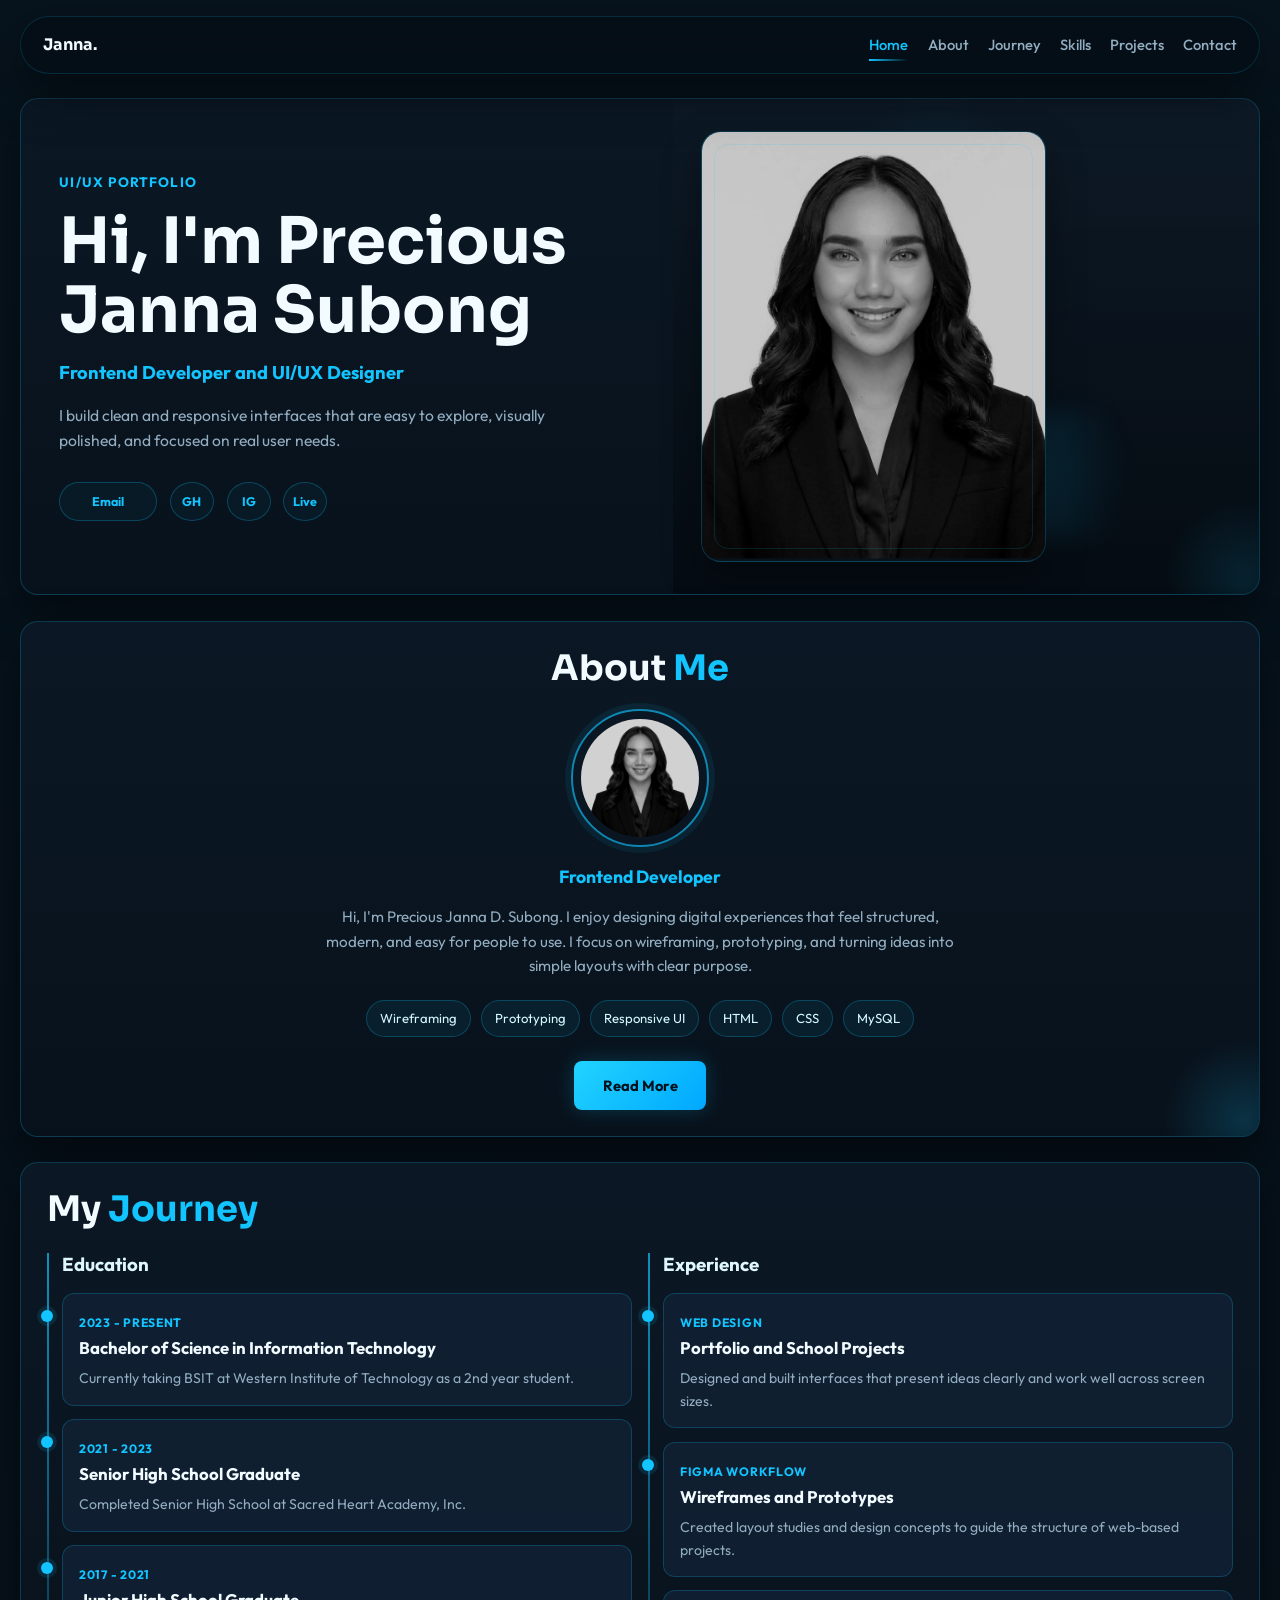
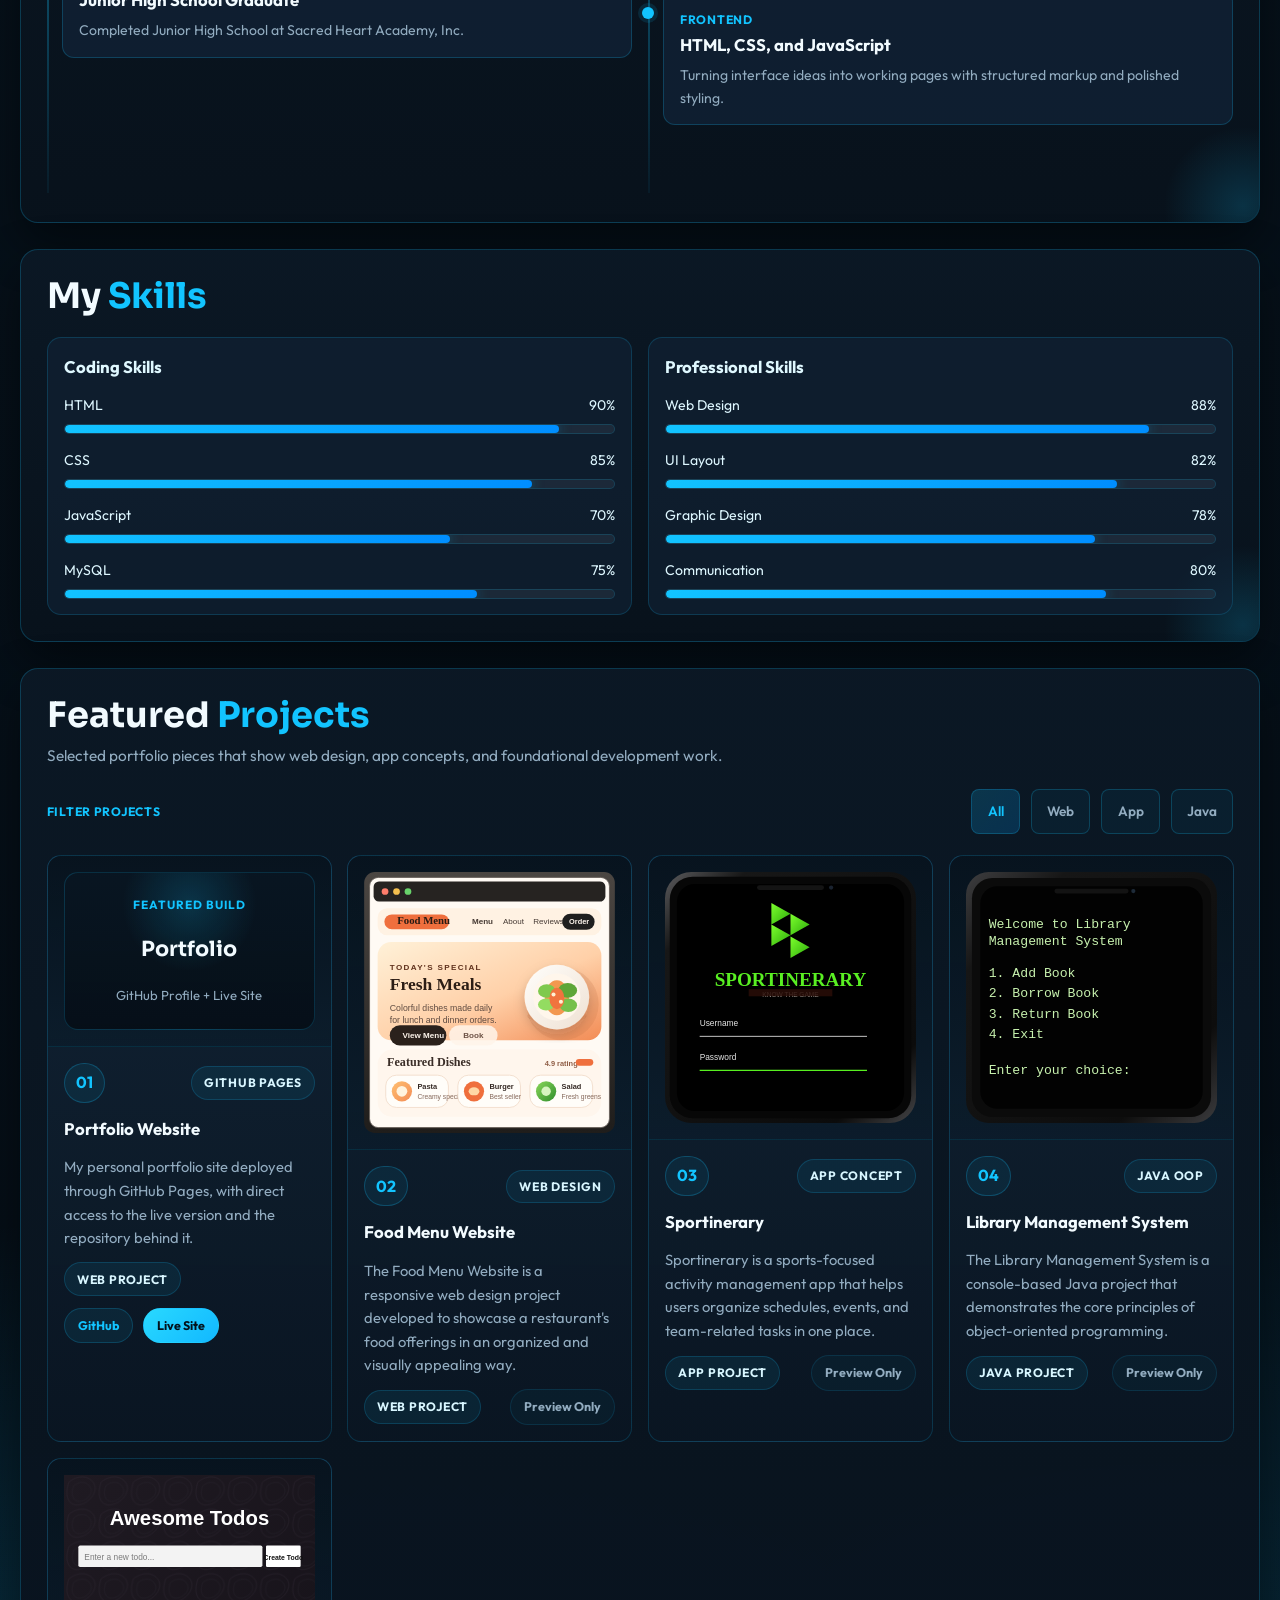
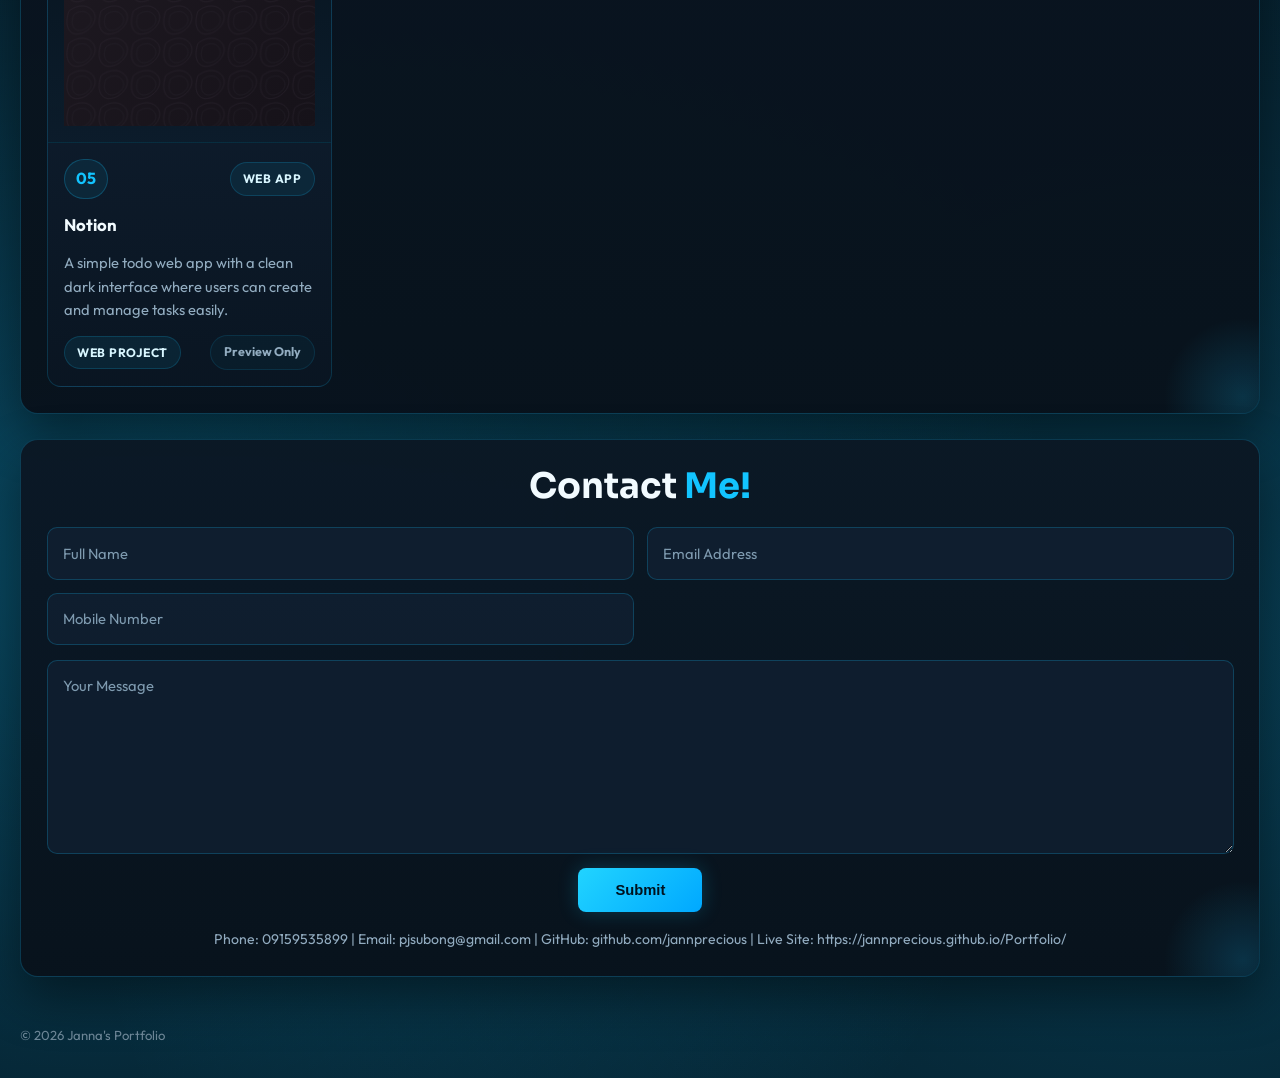
<file: index.html>
<!DOCTYPE html>
<html lang="en">
<head>
  <meta charset="UTF-8">
  <meta name="viewport" content="width=device-width, initial-scale=1.0">
  <title>Janna's Portfolio</title>
  <link href="https://fonts.googleapis.com/css2?family=Outfit:wght@300;400;500;600;700;800&family=Sora:wght@600;700;800&display=swap" rel="stylesheet">
  <link rel="stylesheet" href="styles.css">
</head>
<body>
  <header class="site-header">
    <a href="#home" class="site-name">Janna.</a>
    <nav class="site-nav" aria-label="Primary navigation">
      <ul class="nav-links">
        <li><a href="#home" class="nav-item active-nav">Home</a></li>
        <li><a href="#about" class="nav-item">About</a></li>
        <li><a href="#journey" class="nav-item">Journey</a></li>
        <li><a href="#skills" class="nav-item">Skills</a></li>
        <li><a href="#projects" class="nav-item">Projects</a></li>
        <li><a href="#contact" class="nav-item">Contact</a></li>
      </ul>
      <button class="menu-toggle" id="mobile-menu" type="button" aria-label="Toggle navigation">Menu</button>
    </nav>
  </header>

  <main class="page-shell">
    <section id="home" class="panel hero-panel section">
      <div class="hero-copy">
        <p class="eyebrow">UI/UX Portfolio</p>
        <h1>Hi, I'm Precious Janna Subong</h1>
        <p class="hero-role">Frontend Developer and UI/UX Designer</p>
        <p class="hero-description">I build clean and responsive interfaces that are easy to explore, visually polished, and focused on real user needs.</p>
        
        <div class="social-row">
          <a href="mailto:pjsubong@gmail.com" class="social-email" aria-label="Email">Email</a>
          <a href="https://github.com/jannprecious" target="_blank" rel="noreferrer" aria-label="GitHub">GH</a>
          <a href="https://www.instagram.com/prcs.jnna/" target="_blank" rel="noreferrer" aria-label="Instagram">IG</a>
          <a href="https://jannprecious.github.io/Portfolio/" target="_blank" rel="noreferrer" aria-label="Live Portfolio">Live</a>
        </div>
      </div>
      <div class="hero-visual">
        <div class="visual-glow"></div>
        <div class="hero-image-frame">
          <img src="assets/profile-photo.jpg" alt="Portrait of Precious Janna D. Subong" class="hero-image">
        </div>
      </div>
    </section>

    <section id="about" class="panel about-panel section">
      <div class="panel-heading centered">
        <h2>About <span>Me</span></h2>
      </div>
      <div class="about-ring">
        <img src="assets/profile-photo.jpg" alt="Profile of Precious Janna D. Subong" class="about-avatar">
      </div>
      <p class="about-role">Frontend Developer</p>
      <p class="about-text">Hi, I'm Precious Janna D. Subong. I enjoy designing digital experiences that feel structured, modern, and easy for people to use. I focus on wireframing, prototyping, and turning ideas into simple layouts with clear purpose.</p>
      <div class="about-tags">
        <span>Wireframing</span>
        <span>Prototyping</span>
        <span>Responsive UI</span>
        <span>HTML</span>
        <span>CSS</span>
        <span>MySQL</span>
      </div>
      <a href="#projects" class="primary-button about-button">Read More</a>
    </section>

    <section id="journey" class="panel journey-panel section">
      <div class="panel-heading panel-heading-compact">
        <h2>My <span>Journey</span></h2>
      </div>
      <div class="journey-columns">
        <div class="journey-group">
          <h3>Education</h3>
          <article class="journey-card">
            <span class="journey-year">2023 - Present</span>
            <h4>Bachelor of Science in Information Technology</h4>
            <p>Currently taking BSIT at Western Institute of Technology as a 2nd year student.</p>
          </article>
          <article class="journey-card">
            <span class="journey-year">2021 - 2023</span>
            <h4>Senior High School Graduate</h4>
            <p>Completed Senior High School at Sacred Heart Academy, Inc.</p>
          </article>
          <article class="journey-card">
            <span class="journey-year">2017 - 2021</span>
            <h4>Junior High School Graduate</h4>
            <p>Completed Junior High School at Sacred Heart Academy, Inc.</p>
          </article>
          <article class="journey-card">
            <span class="journey-year">2011 - 2017</span>
            <h4>Elementary Graduate</h4>
            <p>Completed Elementary School at Dawis Elementary School.</p>
          </article>
        </div>
        <div class="journey-group">
          <h3>Experience</h3>
          <article class="journey-card">
            <span class="journey-year">Web Design</span>
            <h4>Portfolio and School Projects</h4>
            <p>Designed and built interfaces that present ideas clearly and work well across screen sizes.</p>
          </article>
          <article class="journey-card">
            <span class="journey-year">Figma Workflow</span>
            <h4>Wireframes and Prototypes</h4>
            <p>Created layout studies and design concepts to guide the structure of web-based projects.</p>
          </article>
          <article class="journey-card">
            <span class="journey-year">Frontend</span>
            <h4>HTML, CSS, and JavaScript</h4>
            <p>Turning interface ideas into working pages with structured markup and polished styling.</p>
          </article>
        </div>
      </div>
    </section>

    <section id="skills" class="panel skills-panel section">
      <div class="panel-heading panel-heading-compact">
        <h2>My <span>Skills</span></h2>
      </div>
      <div class="skills-columns">
        <div class="skill-stack">
          <h3>Coding Skills</h3>
          <div class="skill-meter">
            <div class="skill-meta"><span>HTML</span><span>90%</span></div>
            <div class="skill-track"><span style="--value: 90%"></span></div>
          </div>
          <div class="skill-meter">
            <div class="skill-meta"><span>CSS</span><span>85%</span></div>
            <div class="skill-track"><span style="--value: 85%"></span></div>
          </div>
          <div class="skill-meter">
            <div class="skill-meta"><span>JavaScript</span><span>70%</span></div>
            <div class="skill-track"><span style="--value: 70%"></span></div>
          </div>
          <div class="skill-meter">
            <div class="skill-meta"><span>MySQL</span><span>75%</span></div>
            <div class="skill-track"><span style="--value: 75%"></span></div>
          </div>
        </div>
        <div class="skill-stack">
          <h3>Professional Skills</h3>
          <div class="skill-meter">
            <div class="skill-meta"><span>Web Design</span><span>88%</span></div>
            <div class="skill-track"><span style="--value: 88%"></span></div>
          </div>
          <div class="skill-meter">
            <div class="skill-meta"><span>UI Layout</span><span>82%</span></div>
            <div class="skill-track"><span style="--value: 82%"></span></div>
          </div>
          <div class="skill-meter">
            <div class="skill-meta"><span>Graphic Design</span><span>78%</span></div>
            <div class="skill-track"><span style="--value: 78%"></span></div>
          </div>
          <div class="skill-meter">
            <div class="skill-meta"><span>Communication</span><span>80%</span></div>
            <div class="skill-track"><span style="--value: 80%"></span></div>
          </div>
        </div>
      </div>
    </section>

    <section id="projects" class="panel projects-panel section">
      <div class="panel-heading">
        <h2>Featured <span>Projects</span></h2>
        <p class="panel-copy">Selected portfolio pieces that show web design, app concepts, and foundational development work.</p>
      </div>
      <div class="project-toolbar">
        <p class="toolbar-label">Filter Projects</p>
        <div class="project-filters">
          <button class="filter-btn active-filter" data-filter="all" type="button">All</button>
          <button class="filter-btn" data-filter="web" type="button">Web</button>
          <button class="filter-btn" data-filter="app" type="button">App</button>
          <button class="filter-btn" data-filter="java" type="button">Java</button>
        </div>
      </div>
      <div class="work-grid" id="workGrid"></div>
    </section>

    <section id="contact" class="panel contact-panel section">
      <div class="panel-heading panel-heading-compact centered">
        <h2>Contact <span>Me!</span></h2>
      </div>
      <form class="contact-form">
        <div class="form-grid">
          <input type="text" name="full-name" placeholder="Full Name">
          <input type="email" name="email" placeholder="Email Address">
          <input type="tel" name="mobile-number" placeholder="Mobile Number">
        </div>
        <textarea name="message" rows="7" placeholder="Your Message"></textarea>
        <button class="primary-button submit-button" type="submit">Submit</button>
      </form>
      <p class="contact-note">Phone: 09159535899 | Email: pjsubong@gmail.com | GitHub: github.com/jannprecious | Live Site: https://jannprecious.github.io/Portfolio/</p>
    </section>
  </main>

  <footer class="site-footer">
    <p>&copy; 2026 Janna's Portfolio</p>
  </footer>

  <script src="script.js"></script>
</body>
</html>
</file>
<file: styles.css>
* {
  box-sizing: border-box;
  margin: 0;
  padding: 0;
}
:root {
  --text: #f2fbff;
  --text-soft: #92acc0;
  --accent: #12c4ff;
  --line: rgba(18, 196, 255, 0.22);
  --line-soft: rgba(18, 196, 255, 0.16);
  --line-strong: rgba(18, 196, 255, 0.26);
  --shell-width: min(1240px, calc(100vw - 2rem));
  --shell-width-mobile: calc(100vw - 1rem);
  --shadow: 0 20px 50px rgba(0, 0, 0, 0.45);
  --radius: 18px;
}
html {
  scroll-behavior: smooth;
  scroll-padding-top: 100px;
}
body {
  min-height: 100vh;
  overflow-x: hidden;
  font-family: 'Outfit', sans-serif;
  line-height: 1.6;
  color: var(--text);
  background:
    radial-gradient(circle at 8% 88%, rgba(18, 196, 255, 0.34), transparent 24%),
    radial-gradient(circle at 92% 90%, rgba(18, 196, 255, 0.28), transparent 28%),
    linear-gradient(180deg, #07131d 0%, #040c14 100%);
}
body::before {
  content: '';
  position: fixed;
  inset: 0;
  z-index: -2;
  background:
    linear-gradient(rgba(255, 255, 255, 0.02) 1px, transparent 1px),
    linear-gradient(90deg, rgba(255, 255, 255, 0.02) 1px, transparent 1px);
  background-size: 34px 34px;
  opacity: 0.22;
}
img {
  max-width: 100%;
  display: block;
}
a {
  color: inherit;
}
.site-header {
  position: sticky;
  top: 0;
  z-index: 100;
  width: var(--shell-width);
  margin: 1rem auto 0;
  padding: 0.95rem 1.35rem;
  border: 1px solid var(--line-soft);
  border-radius: 999px;
  background: rgba(5, 14, 22, 0.86);
  backdrop-filter: blur(14px);
  box-shadow: var(--shadow);
  transition: border-color 0.3s ease, box-shadow 0.3s ease, background 0.3s ease;
}
.site-header.is-scrolled {
  border-color: rgba(18, 196, 255, 0.3);
  background: rgba(4, 12, 20, 0.94);
  box-shadow: 0 24px 58px rgba(0, 0, 0, 0.58);
}
.site-name,
.hero-copy h1,
.panel-heading h2 {
  font-family: 'Sora', sans-serif;
}
.site-header,
.site-nav,
.nav-links,
.hero-visual,
.project-card,
.project-toolbar,
.project-thumb,
.project-card-body,
.project-card-top,
.project-card-footer,
.skill-meta {
  display: flex;
}
.site-header,
.project-toolbar,
.project-card-top,
.project-card-footer,
.skill-meta {
  align-items: center;
  justify-content: space-between;
}
.site-nav,
.nav-links,
.hero-visual,
.project-thumb {
  align-items: center;
}
.hero-image-frame,
.primary-button,
.outline-button,
.social-row a,
.project-index,
.project-tag,
.project-type,
.project-link {
  display: inline-flex;
  align-items: center;
  justify-content: center;
}
.site-name {
  text-decoration: none;
  font-size: 1rem;
  font-weight: 700;
}
.site-nav {
  position: relative;
  gap: 1rem;
}
.nav-links {
  list-style: none;
  gap: 1.2rem;
}
.nav-item {
  position: relative;
  text-decoration: none;
  color: var(--text-soft);
  font-size: 0.92rem;
  font-weight: 500;
  transition: color 0.2s ease;
}
.nav-item::after {
  content: '';
  position: absolute;
  left: 0;
  bottom: -0.45rem;
  width: 100%;
  height: 2px;
  background: linear-gradient(90deg, var(--accent), transparent);
  transform: scaleX(0);
  transform-origin: left;
  transition: transform 0.2s ease;
}
.nav-item:hover,
.nav-item.active-nav {
  color: var(--accent);
}
.nav-item:hover::after,
.nav-item.active-nav::after {
  transform: scaleX(1);
}
.menu-toggle {
  display: none;
  border: 1px solid var(--line-strong);
  background: rgba(18, 196, 255, 0.08);
  color: var(--text);
  border-radius: 999px;
  padding: 0.65rem 1rem;
  font: inherit;
  font-weight: 600;
  cursor: pointer;
}
.page-shell {
  width: var(--shell-width);
  margin: 0 auto;
  padding: 1.5rem 0 3rem;
  display: grid;
  gap: 1.6rem;
}
.section {
  scroll-margin-top: 96px;
}
.panel {
  position: relative;
  overflow: hidden;
  background: linear-gradient(180deg, rgba(11, 24, 37, 0.98) 0%, rgba(8, 18, 28, 0.98) 100%);
  border: 1px solid var(--line);
  border-radius: var(--radius);
  box-shadow: var(--shadow);
}
.scroll-reveal {
  opacity: 0;
  transform: translate3d(0, 30px, 0);
  filter: blur(10px);
  transition:
    opacity 0.8s cubic-bezier(0.22, 1, 0.36, 1),
    transform 0.8s cubic-bezier(0.22, 1, 0.36, 1),
    filter 0.8s ease;
  transition-delay: var(--reveal-delay, 0ms);
  will-change: opacity, transform, filter;
}
.scroll-reveal[data-reveal='left'] {
  transform: translate3d(-36px, 0, 0);
}
.scroll-reveal[data-reveal='right'] {
  transform: translate3d(36px, 0, 0);
}
.scroll-reveal.is-visible {
  opacity: 1;
  transform: none;
  filter: none;
}
.panel::before {
  content: '';
  position: absolute;
  inset: auto -4rem -4rem auto;
  width: 10rem;
  height: 10rem;
  border-radius: 50%;
  background: radial-gradient(circle, rgba(18, 196, 255, 0.18) 0%, transparent 70%);
  pointer-events: none;
}
.hero-panel {
  display: grid;
  grid-template-columns: minmax(0, 1fr) minmax(260px, 0.9fr);
  min-height: 430px;
}
.hero-copy {
  padding: 3rem 2.4rem;
  display: flex;
  flex-direction: column;
  justify-content: center;
}
.eyebrow {
  margin-bottom: 0.85rem;
  color: var(--accent);
  font-size: 0.85rem;
  font-weight: 700;
  letter-spacing: 0.08em;
  text-transform: uppercase;
}
.hero-copy h1 {
  max-width: 11ch;
  margin-bottom: 0.75rem;
  font-size: clamp(2.5rem, 5vw, 4rem);
  line-height: 1.08;
}
.hero-role {
  margin-bottom: 1rem;
  color: var(--accent);
  font-size: 1.15rem;
  font-weight: 700;
}
.hero-description,
.panel-copy,
.journey-card p,
.about-text,
.contact-note,
.project-card-body p {
  color: var(--text-soft);
}
.hero-description {
  max-width: 32rem;
  margin-bottom: 1.8rem;
  font-size: 0.98rem;
}
.hero-actions {
  gap: 0.85rem;
  margin-bottom: 2rem;
}
.hero-actions,
.social-row,
.about-tags,
.project-filters {
  display: flex;
  flex-wrap: wrap;
}
.primary-button,
.outline-button {
  align-items: center;
  min-width: 132px;
  min-height: 44px;
  padding: 0.8rem 1.25rem;
  border-radius: 8px;
  font-size: 0.92rem;
  font-weight: 700;
  text-decoration: none;
  transition: transform 0.2s ease, box-shadow 0.2s ease, background 0.2s ease, color 0.2s ease;
}
.primary-button {
  color: #00121f;
  background: linear-gradient(135deg, #21d4ff 0%, #00a8ff 100%);
  box-shadow: 0 0 20px rgba(18, 196, 255, 0.22);
}
.outline-button {
  color: var(--accent);
  border: 1px solid var(--line-strong);
  background: rgba(18, 196, 255, 0.06);
}
.primary-button:hover,
.outline-button:hover,
.filter-btn:hover {
  transform: translateY(-2px);
}
.social-row {
  gap: 0.8rem;
}
.social-row a {
  align-items: center;
  min-width: 2.75rem;
  height: 2.45rem;
  border-radius: 50%;
  border: 1px solid var(--line-strong);
  color: var(--accent);
  text-decoration: none;
  font-size: 0.78rem;
  font-weight: 700;
  background: rgba(18, 196, 255, 0.04);
}
.social-row .social-email {
  min-width: 6.1rem;
  padding: 0 1rem;
  border-radius: 999px;
}
.project-actions {
  display: flex;
  flex-wrap: wrap;
  gap: 0.65rem;
}
.hero-visual {
  --hero-shift: 0px;
  --hero-glow-shift: 0px;
  position: relative;
  padding: 2rem 1.75rem;
  background:
    radial-gradient(circle at 45% 22%, rgba(18, 196, 255, 0.12), transparent 22%),
    linear-gradient(180deg, rgba(255, 255, 255, 0.01) 0%, rgba(0, 0, 0, 0.32) 100%);
}
.hero-visual::before {
  content: '';
  position: absolute;
  width: min(72%, 320px);
  aspect-ratio: 1;
  border-radius: 50%;
  background: radial-gradient(circle, rgba(18, 196, 255, 0.18) 0%, rgba(18, 196, 255, 0.04) 45%, transparent 72%);
  filter: blur(6px);
}
.visual-glow {
  position: absolute;
  inset: auto 14% 10% 14%;
  height: 8rem;
  background: radial-gradient(circle, rgba(18, 196, 255, 0.26) 0%, transparent 72%);
  filter: blur(12px);
  transform: translateY(var(--hero-glow-shift));
  animation: pulseGlow 5.5s ease-in-out infinite alternate;
  transition: transform 0.3s ease-out;
}
.hero-image-frame {
  position: relative;
  z-index: 1;
  width: min(100%, 345px);
  aspect-ratio: 4 / 5;
  align-items: stretch;
  overflow: hidden;
  border: 1px solid rgba(18, 196, 255, 0.2);
  border-radius: 20px;
  background: linear-gradient(180deg, rgba(16, 36, 54, 0.88) 0%, rgba(8, 18, 28, 0.96) 100%);
  box-shadow: 0 18px 38px rgba(0, 0, 0, 0.34);
}
.hero-image-frame::after {
  content: '';
  position: absolute;
  inset: 12px;
  border: 1px solid rgba(18, 196, 255, 0.14);
  border-radius: 14px;
  pointer-events: none;
}
.hero-image {
  width: 100%;
  height: 100%;
  object-fit: cover;
  object-position: center top;
  filter: grayscale(1) contrast(1.05) brightness(0.78);
  transform: translateY(calc(var(--hero-shift) * -0.28));
  transition: transform 0.3s ease-out, filter 0.3s ease-out;
}
.about-panel,
.projects-panel,
.journey-panel,
.skills-panel,
.contact-panel {
  padding: 1.6rem;
}
.about-panel,
.panel-heading.centered,
.contact-note {
  text-align: center;
}
.panel-heading {
  margin-bottom: 1.3rem;
}
.panel-heading h2 {
  font-size: clamp(1.8rem, 3vw, 2.2rem);
  line-height: 1.15;
}
.panel-heading span {
  color: var(--accent);
}
.panel-copy {
  margin-top: 0.55rem;
  font-size: 0.96rem;
}
.about-ring {
  width: 138px;
  height: 138px;
  margin: 1.1rem auto 1rem;
  padding: 8px;
  border-radius: 50%;
  border: 2px solid rgba(18, 196, 255, 0.65);
  box-shadow: 0 0 0 6px rgba(18, 196, 255, 0.08);
}
.about-avatar {
  width: 100%;
  height: 100%;
  object-fit: cover;
  border-radius: 50%;
  filter: grayscale(1) contrast(1.1) brightness(0.82);
}
.about-role {
  margin-bottom: 0.9rem;
  color: var(--accent);
  font-size: 1.1rem;
  font-weight: 700;
}
.about-text {
  max-width: 640px;
  margin: 0 auto;
  font-size: 0.95rem;
}
.about-tags {
  justify-content: center;
  gap: 0.65rem;
  margin: 1.35rem 0 1.5rem;
}
.about-tags span {
  padding: 0.45rem 0.8rem;
  border: 1px solid rgba(18, 196, 255, 0.24);
  border-radius: 999px;
  background: rgba(18, 196, 255, 0.07);
  color: #d5f8ff;
  font-size: 0.82rem;
}
.about-button {
  margin: 0 auto;
}
.project-toolbar {
  flex-wrap: wrap;
  gap: 1rem;
  margin-bottom: 1.35rem;
}
.toolbar-label,
.journey-year,
.project-tag,
.project-type {
  font-size: 0.76rem;
  font-weight: 700;
  letter-spacing: 0.06em;
  text-transform: uppercase;
}
.toolbar-label,
.journey-year {
  color: var(--accent);
}
.project-filters {
  gap: 0.7rem;
}
.filter-btn {
  border: 1px solid var(--line);
  background: rgba(18, 196, 255, 0.05);
  color: var(--text-soft);
  border-radius: 8px;
  padding: 0.65rem 0.95rem;
  font: inherit;
  font-size: 0.85rem;
  font-weight: 600;
  cursor: pointer;
  transition: background 0.2s ease, color 0.2s ease, transform 0.2s ease;
}
.filter-btn.active-filter {
  background: linear-gradient(135deg, rgba(18, 196, 255, 0.18), rgba(0, 152, 255, 0.2));
  color: var(--accent);
}
.work-grid {
  display: grid;
  grid-template-columns: repeat(auto-fit, minmax(250px, 1fr));
  gap: 1rem;
}
.project-card {
  flex-direction: column;
  overflow: hidden;
  border: 1px solid rgba(18, 196, 255, 0.18);
  border-radius: 14px;
  background: linear-gradient(180deg, rgba(18, 35, 54, 0.94) 0%, rgba(10, 22, 34, 0.96) 100%);
  transition: transform 0.2s ease, border-color 0.2s ease;
}
.project-card:hover {
  transform: translateY(-2px);
  border-color: rgba(18, 196, 255, 0.4);
}
.project-thumb {
  min-height: 190px;
  padding: 1rem;
  background: linear-gradient(180deg, rgba(6, 18, 28, 0.9) 0%, rgba(11, 28, 43, 0.95) 100%);
  border-bottom: 1px solid rgba(18, 196, 255, 0.15);
}
.project-thumb img {
  width: 100%;
  height: 100%;
  object-fit: contain;
}
.project-placeholder {
  width: 100%;
  min-height: 158px;
  padding: 1rem;
  display: grid;
  place-items: center;
  text-align: center;
  gap: 0.3rem;
  border: 1px solid rgba(18, 196, 255, 0.18);
  border-radius: 14px;
  background:
    radial-gradient(circle at 50% 20%, rgba(18, 196, 255, 0.18), transparent 38%),
    linear-gradient(180deg, rgba(9, 22, 34, 0.92) 0%, rgba(6, 15, 24, 0.98) 100%);
}
.project-placeholder-kicker {
  color: var(--accent);
  font-size: 0.74rem;
  font-weight: 700;
  letter-spacing: 0.08em;
  text-transform: uppercase;
}
.project-placeholder strong {
  font-family: 'Sora', sans-serif;
  font-size: 1.3rem;
}
.project-placeholder small {
  color: var(--text-soft);
  font-size: 0.82rem;
}
.project-card-body {
  flex-direction: column;
  gap: 0.8rem;
  padding: 1rem;
  flex: 1;
}
.project-card-top,
.project-card-footer {
  gap: 0.75rem;
  flex-wrap: wrap;
}
.project-index,
.project-tag,
.project-type,
.project-link {
  border-radius: 999px;
}
.project-index {
  min-width: 2.5rem;
  height: 2.5rem;
  padding: 0 0.7rem;
  color: var(--accent);
  background: rgba(18, 196, 255, 0.08);
  border: 1px solid rgba(18, 196, 255, 0.24);
  font-weight: 700;
}
.project-tag,
.project-type {
  padding: 0.38rem 0.75rem;
  color: #d8f6ff;
  background: rgba(18, 196, 255, 0.08);
  border: 1px solid rgba(18, 196, 255, 0.18);
}
.project-card-body h3,
.journey-card h4,
.skill-stack h3 {
  font-size: 1.05rem;
}
.project-card-body p {
  font-size: 0.92rem;
}
.project-link {
  padding: 0.42rem 0.8rem;
  color: #03111b;
  background: linear-gradient(135deg, #29d9ff 0%, #12b8ff 100%);
  border: 1px solid transparent;
  text-decoration: none;
  font-size: 0.78rem;
  font-weight: 700;
}
.project-link-secondary {
  color: var(--accent);
  background: rgba(18, 196, 255, 0.08);
  border-color: rgba(18, 196, 255, 0.2);
}
.project-link-muted {
  color: var(--text-soft);
  background: rgba(18, 196, 255, 0.04);
  border-color: rgba(18, 196, 255, 0.12);
}
.journey-columns,
.skills-columns {
  display: grid;
  gap: 1rem;
  grid-template-columns: repeat(2, minmax(0, 1fr));
}
.journey-group h3,
.skill-stack h3 {
  margin-bottom: 0.85rem;
  color: #dff8ff;
}
.journey-group {
  position: relative;
  padding-left: 0.95rem;
}
.journey-group::before {
  content: '';
  position: absolute;
  top: 0.2rem;
  bottom: 0.2rem;
  left: 0;
  width: 2px;
  background: linear-gradient(180deg, rgba(18, 196, 255, 0.7), rgba(18, 196, 255, 0.06));
}
.journey-card {
  position: relative;
  margin-bottom: 0.8rem;
  padding: 0.95rem 0.95rem 0.95rem 1rem;
  border: 1px solid rgba(18, 196, 255, 0.22);
  border-radius: 12px;
  background: rgba(18, 35, 54, 0.76);
}
.journey-card::before {
  content: '';
  position: absolute;
  top: 1rem;
  left: -1.4rem;
  width: 0.75rem;
  height: 0.75rem;
  border-radius: 50%;
  background: var(--accent);
  box-shadow: 0 0 0 4px rgba(18, 196, 255, 0.12);
}
.journey-card p {
  margin-top: 0.35rem;
  font-size: 0.88rem;
}
.skill-stack {
  padding: 1rem;
  border: 1px solid rgba(18, 196, 255, 0.18);
  border-radius: 14px;
  background: rgba(18, 35, 54, 0.64);
}
.skill-meter + .skill-meter {
  margin-top: 0.95rem;
}
.skill-meta {
  gap: 1rem;
  margin-bottom: 0.45rem;
  color: #def7ff;
  font-size: 0.88rem;
}
.skill-track {
  height: 0.62rem;
  border-radius: 999px;
  background: rgba(255, 255, 255, 0.06);
  border: 1px solid rgba(18, 196, 255, 0.16);
  overflow: hidden;
}
.skill-track span {
  display: block;
  width: var(--value);
  height: 100%;
  border-radius: inherit;
  background: linear-gradient(90deg, #12c4ff 0%, #008eff 100%);
  box-shadow: 0 0 14px rgba(18, 196, 255, 0.4);
  transition: width 1s cubic-bezier(0.22, 1, 0.36, 1);
}
.skill-meter.scroll-reveal .skill-track span {
  width: 0;
}
.skill-meter.scroll-reveal.is-visible .skill-track span {
  width: var(--value);
}
.contact-form {
  display: grid;
  gap: 0.9rem;
}
.form-grid {
  display: grid;
  grid-template-columns: repeat(2, minmax(0, 1fr));
  gap: 0.8rem;
}
.contact-form input,
.contact-form textarea {
  width: 100%;
  border: 1px solid var(--line);
  border-radius: 10px;
  background: rgba(18, 35, 54, 0.68);
  color: var(--text);
  font: inherit;
  font-size: 0.92rem;
  padding: 0.85rem 0.95rem;
}
.contact-form input::placeholder,
.contact-form textarea::placeholder {
  color: #7e9aaf;
}
.contact-form textarea {
  resize: vertical;
  min-height: 180px;
}
.submit-button {
  width: fit-content;
  min-width: 124px;
  margin: 0 auto;
  border: 0;
  cursor: pointer;
}
.contact-note {
  margin-top: 1rem;
  font-size: 0.88rem;
}
.site-footer {
  width: var(--shell-width);
  margin: 0 auto;
  padding: 0 0 2rem;
  color: #6f899a;
  font-size: 0.82rem;
}
.nav-item:focus-visible,
.menu-toggle:focus-visible,
.primary-button:focus-visible,
.outline-button:focus-visible,
.filter-btn:focus-visible,
.project-link:focus-visible,
.contact-form input:focus-visible,
.contact-form textarea:focus-visible,
.site-name:focus-visible,
.social-row a:focus-visible {
  outline: 2px solid rgba(18, 196, 255, 0.9);
  outline-offset: 3px;
}
@keyframes pulseGlow {
  from {
    opacity: 0.4;
    filter: blur(10px);
  }
  to {
    opacity: 0.95;
    filter: blur(18px);
  }
}
@media (max-width: 1080px) {
  .hero-panel,
  .journey-columns,
  .skills-columns {
    grid-template-columns: 1fr;
  }
  .hero-panel { min-height: auto; }
  .hero-copy { padding-bottom: 1rem; }
  .hero-visual { min-height: 320px; }
  .hero-image-frame { width: min(100%, 320px); }
}
@media (max-width: 840px) {
  .menu-toggle { display: inline-flex; }
  .nav-links {
    position: absolute;
    top: calc(100% + 0.8rem);
    left: 0;
    right: 0;
    display: none;
    flex-direction: column;
    align-items: flex-start;
    min-width: 100%;
    padding: 1rem;
    border: 1px solid var(--line-soft);
    border-radius: 14px;
    background: rgba(6, 17, 27, 0.98);
    box-shadow: var(--shadow);
  }
  .nav-links.active { display: flex; }
  .nav-item { width: 100%; min-height: 2.75rem; }
  .nav-item::after { bottom: 0.2rem; }
  .form-grid { grid-template-columns: 1fr; }
}
@media (max-width: 640px) {
  .site-header {
    width: var(--shell-width-mobile);
    margin-top: 0.5rem;
    padding: 0.9rem 1rem;
    flex-direction: row;
    align-items: center;
    gap: 1rem;
    border-radius: 18px;
  }
  .site-nav {
    flex: 1;
    justify-content: flex-end;
  }
  .page-shell,
  .site-footer {
    width: var(--shell-width-mobile);
  }
  .page-shell { padding-top: 1rem; }
  .hero-copy,
  .about-panel,
  .projects-panel,
  .journey-panel,
  .skills-panel,
  .contact-panel {
    padding: 1.2rem;
  }
  .hero-copy h1 { max-width: 7ch; font-size: clamp(2rem, 12vw, 2.75rem); }
  .hero-role { font-size: 1rem; }
  .hero-description { margin-bottom: 1.4rem; font-size: 0.94rem; }
  .hero-visual {
    min-height: 250px;
    padding: 0.75rem 1rem 1.25rem;
  }
  .hero-image-frame { width: min(100%, 250px); border-radius: 16px; }
  .hero-image-frame::after { inset: 10px; border-radius: 10px; }
  .hero-actions,
  .project-filters {
    flex-direction: column;
  }
  .primary-button,
  .outline-button,
  .filter-btn,
  .submit-button {
    width: 100%;
  }
  .social-row {
    display: grid;
    grid-template-columns: repeat(2, minmax(0, 1fr));
    gap: 0.6rem;
  }
  .social-row .social-email {
    grid-column: 1 / -1;
  }
  .social-row a,
  .social-row .social-email {
    width: 100%;
    min-width: 0;
  }
  .project-actions {
    flex-direction: column;
  }
  .project-toolbar,
  .project-card-footer {
    align-items: stretch;
  }
  .project-link,
  .project-type {
    width: 100%;
  }
  .contact-note { line-height: 1.75; }
}
@media (prefers-reduced-motion: reduce) {
  html {
    scroll-behavior: auto;
  }
  .scroll-reveal,
  .hero-image,
  .visual-glow,
  .site-header,
  .primary-button,
  .outline-button,
  .filter-btn,
  .project-card,
  .skill-track span {
    animation: none !important;
    transition: none !important;
    transform: none !important;
    filter: none !important;
  }
  .scroll-reveal {
    opacity: 1 !important;
  }
}
</file>
